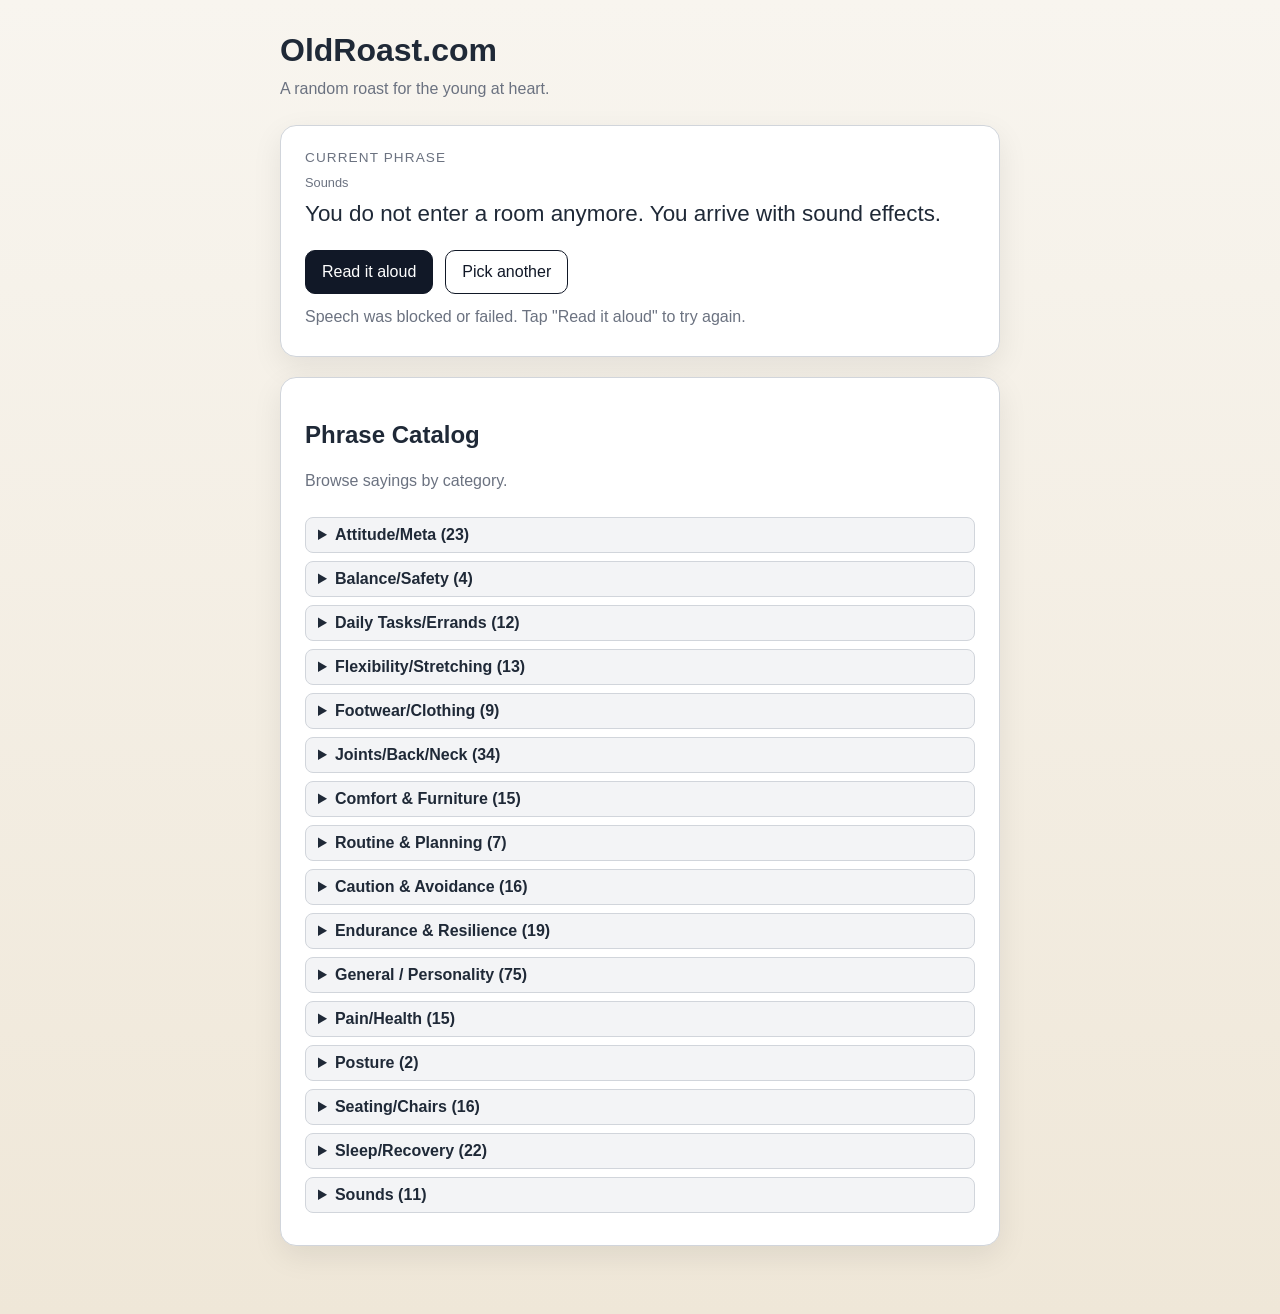
<file: index.html>
<!DOCTYPE html>
<html lang="en">
<head>
  <meta charset="UTF-8">
  <meta name="viewport" content="width=device-width, initial-scale=1.0">
  <title>OldRoast.com</title>
  <link rel="stylesheet" href="styles.css">
</head>
<body>
  <main class="container">
    <h1>OldRoast.com</h1>
    <p class="subtitle">A random roast for the young at heart.</p>

    <section class="card">
      <p class="label">Current phrase</p>
      <blockquote id="phraseDisplay">Loading phrase...</blockquote>
      <div class="actions">
        <button type="button" id="speakButton">Read it aloud</button>
        <button type="button" id="nextButton">Pick another</button>
      </div>
      <p id="status" class="status" aria-live="polite"></p>
    </section>

    <section class="card">
      <h2>Phrase Catalog</h2>
      <p class="subtitle">Browse sayings by category.</p>
      <div id="phrasesList"></div>
    </section>

    <!-- Site info removed for production -->
  </main>

  <script src="script.js"></script>

</body>
</html>
</file>
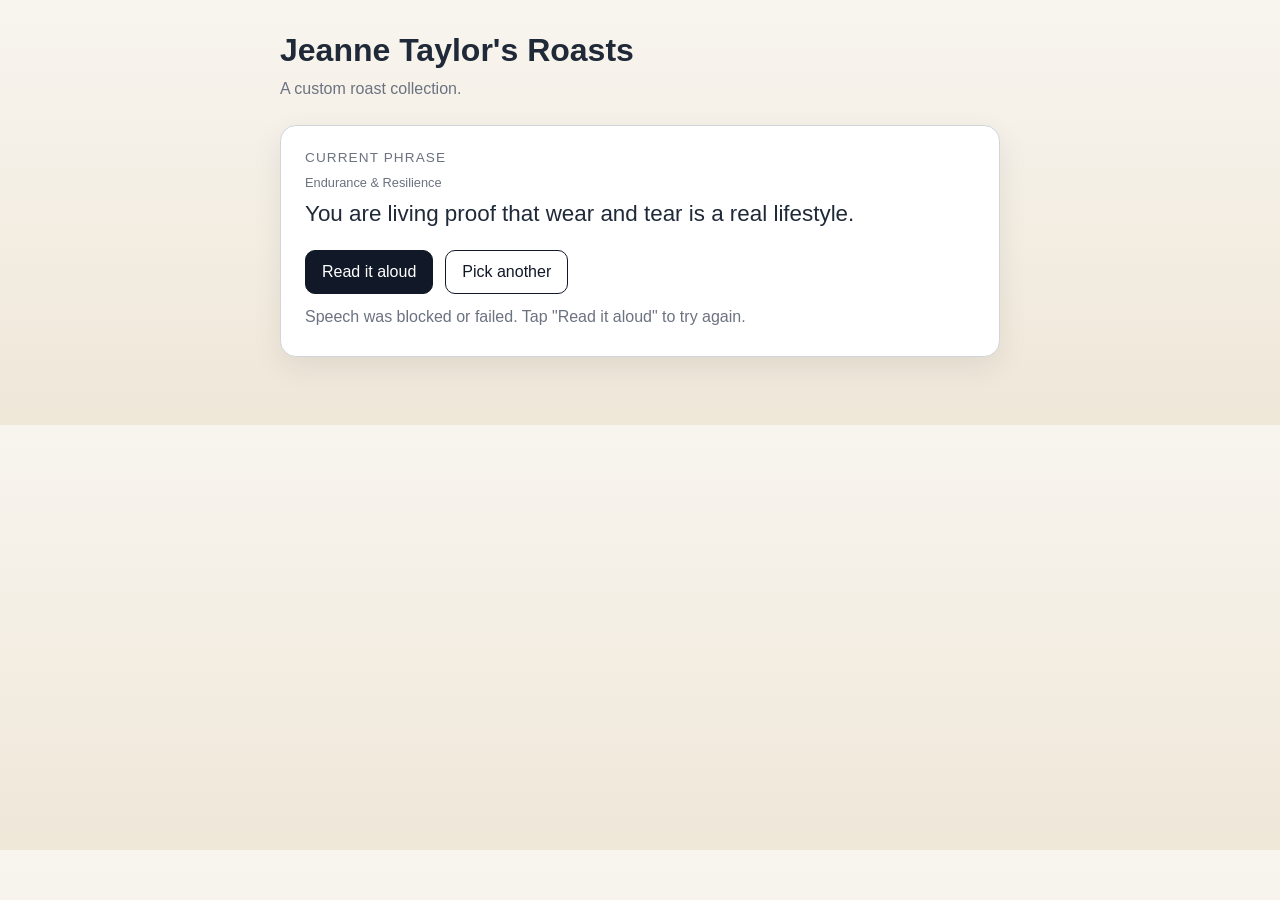
<file: JeanneTaylor/index.html>
<!DOCTYPE html>
<html lang="en">
<head>
  <meta charset="UTF-8">
  <meta name="viewport" content="width=device-width, initial-scale=1.0">
  <title>Jeanne Taylor's Roasts</title>
  <link rel="stylesheet" href="../styles.css">
</head>
<body>
  <main class="container">
    <h1>Jeanne Taylor's Roasts</h1>
    <p class="subtitle">A custom roast collection.</p>

    <section class="card">
      <p class="label">Current phrase</p>
      <blockquote id="phraseDisplay">Loading phrase...</blockquote>
      <div class="actions">
        <button type="button" id="speakButton">Read it aloud</button>
        <button type="button" id="nextButton">Pick another</button>
      </div>
      <p id="status" class="status" aria-live="polite"></p>
    </section>
  </main>

  <script src="../script.js"></script>
</body>
</html>
</file>
<file: styles.css>
:root {
  color-scheme: light;
  --bg: #f4f1ea;
  --card: #ffffff;
  --text: #1f2937;
  --muted: #6b7280;
  --border: #d1d5db;
  --shadow: 0 10px 30px rgba(0, 0, 0, 0.08);
}

* {
  box-sizing: border-box;
}

body {
  margin: 0;
  font-family: Arial, Helvetica, sans-serif;
  background: linear-gradient(180deg, #f8f5ef 0%, #efe7d8 100%);
  color: var(--text);
}

.container {
  max-width: 760px;
  margin: 0 auto;
  padding: 32px 20px 48px;
}

h1 {
  margin: 0 0 8px;
  font-size: 2rem;
}

.subtitle {
  margin: 0 0 24px;
  color: var(--muted);
  line-height: 1.5;
}

.card {
  background: var(--card);
  border: 1px solid var(--border);
  border-radius: 16px;
  padding: 24px;
  box-shadow: var(--shadow);
  margin-bottom: 20px;
}

.label {
  margin: 0 0 8px;
  font-size: 0.85rem;
  text-transform: uppercase;
  letter-spacing: 0.08em;
  color: var(--muted);
}

blockquote {
  margin: 0 0 20px;
  font-size: 1.5rem;
  line-height: 1.5;
}

.actions {
  display: flex;
  gap: 12px;
  flex-wrap: wrap;
}

button {
  appearance: none;
  border: 1px solid #111827;
  background: #111827;
  color: #ffffff;
  padding: 12px 16px;
  border-radius: 10px;
  font-size: 1rem;
  cursor: pointer;
}

button:hover {
  opacity: 0.92;
}

button:last-child {
  background: #ffffff;
  color: #111827;
}

.status {
  min-height: 1.5em;
  margin: 14px 0 0;
  color: var(--muted);
}

.notes ul {
  margin: 0;
  padding-left: 20px;
  line-height: 1.7;
}

code {
  font-family: "SFMono-Regular", Consolas, "Liberation Mono", Menlo, monospace;
  font-size: 0.95em;
}

/* Site button style for anchors used as buttons */
.button {
  display: inline-block;
  text-decoration: none;
  padding: 10px 14px;
  border-radius: 10px;
  background: #111827;
  color: #ffffff;
  border: 1px solid rgba(0,0,0,0.08);
}

/* Form styles */
form label {
  display: block;
  margin: 12px 0 6px;
  font-weight: 600;
}

input[type="text"], textarea {
  width: 100%;
  padding: 10px 12px;
  border: 1px solid var(--border);
  border-radius: 8px;
  font-size: 1rem;
  background: #fbfbfb;
  color: var(--text);
}

textarea { resize: vertical; }

/* Hidden state for the purchase form until payment is confirmed */
.hidden { display: none !important; }

/* Catalog details styling */
details { margin: 8px 0; }
summary {
  cursor: pointer;
  font-weight: 700;
  padding: 8px 12px;
  border-radius: 8px;
  background: #f3f4f6;
  border: 1px solid var(--border);
}

@media (max-width: 520px) {
  .container { padding: 20px 14px; }
  h1 { font-size: 1.5rem; }
  blockquote { font-size: 1.2rem; }
  .actions { flex-direction: column; }
}

/* small category label above phrases */
.phrase-category {
  font-size: 0.8rem;
  color: var(--muted);
  margin-bottom: 6px;
}
.phrase-text { font-size: 1.4rem; line-height: 1.4; }

/* Catalog list item layout and play button */
details ul { list-style: none; margin: 8px 0 0; padding: 0; }
details ul li { display: flex; align-items: center; justify-content: space-between; padding: 6px 8px; border-bottom: 1px dashed #eee; }
.phrase-item-text { flex: 1 1 auto; margin-right: 10px; }
.play-phrase { flex: 0 0 auto; border: none; background: #111827; color: #fff; padding: 6px 10px; border-radius: 8px; cursor: pointer; }
.play-phrase:hover { opacity: 0.9; }
</file>
